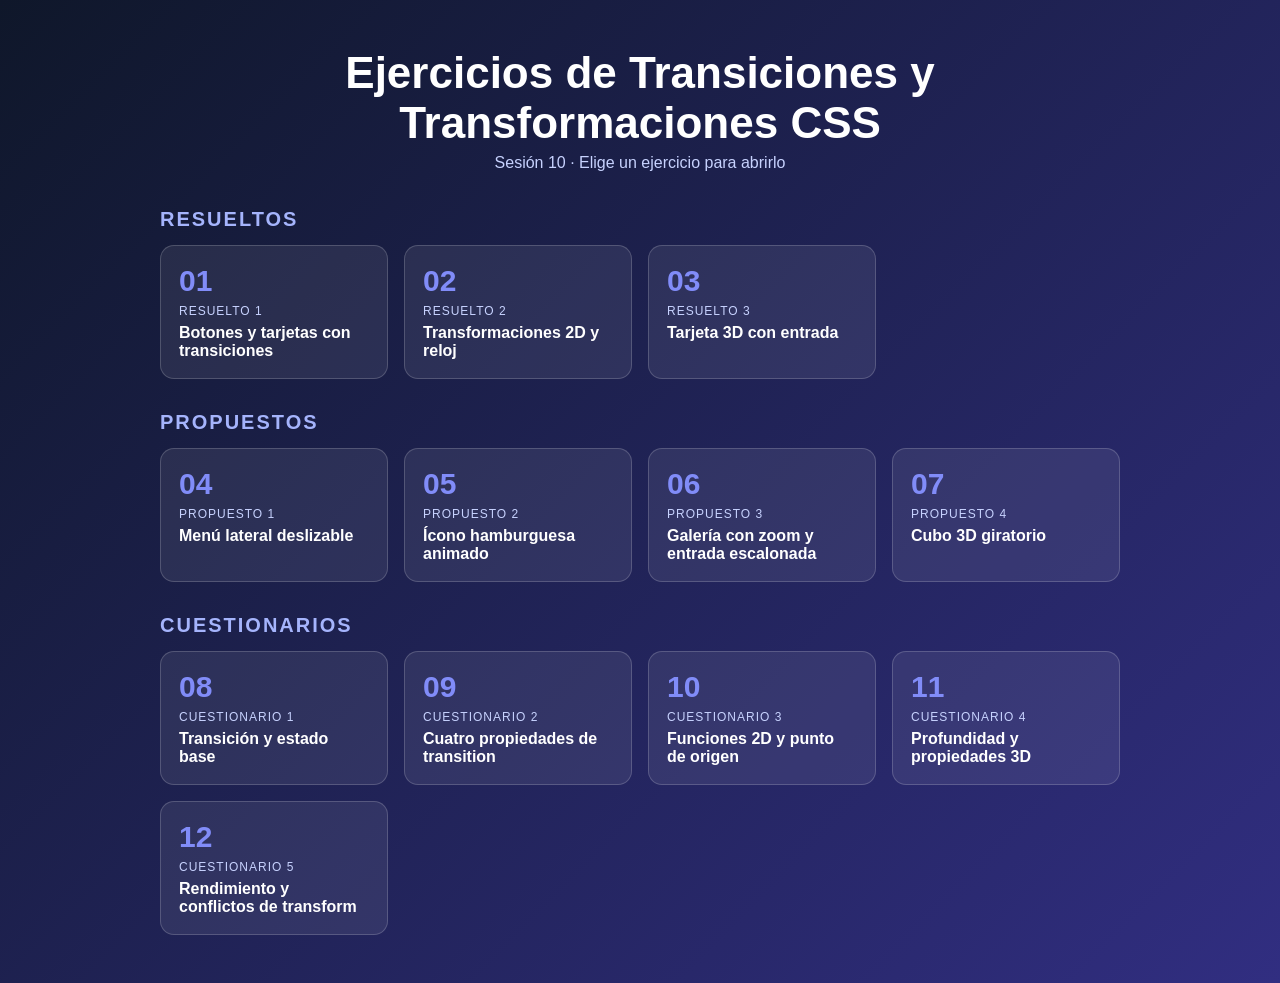
<file: index.html>
<!DOCTYPE html>
<html lang="es"><head><meta charset="UTF-8"><meta name="viewport" content="width=device-width, initial-scale=1.0">
<title>Menú de ejercicios - Sesión 10</title>
<style>
*{box-sizing:border-box}
body{margin:0;background:linear-gradient(135deg,#0f172a,#312e81);min-height:100vh;color:#fff;font-family:Arial,sans-serif}
main{max-width:1000px;margin:0 auto;padding:48px 20px}
h1{text-align:center;font-size:clamp(28px,5vw,44px);margin:0 0 6px}
.sub{text-align:center;color:#c7d2fe;margin:0 0 36px}
h2{color:#a5b4fc;margin:32px 0 14px;font-size:20px;text-transform:uppercase;letter-spacing:2px}
.grid{display:grid;grid-template-columns:repeat(auto-fill,minmax(210px,1fr));gap:16px}
.card{display:flex;flex-direction:column;gap:6px;padding:18px;background:rgba(255,255,255,.08);border:1px solid rgba(255,255,255,.18);border-radius:14px;color:#fff;text-decoration:none;transition:transform .2s ease,background .2s ease,border-color .2s ease}
.card:hover,.card:focus-visible{transform:translateY(-4px);background:rgba(99,102,241,.45);border-color:#a5b4fc}
.num{font-size:30px;font-weight:bold;color:#818cf8}
.tag{font-size:12px;color:#c7d2fe;text-transform:uppercase;letter-spacing:1px}
.name{font-weight:bold}
</style></head><body><main>
<h1>Ejercicios de Transiciones y Transformaciones CSS</h1><p class="sub">Sesión 10 · Elige un ejercicio para abrirlo</p>
<section><h2>Resueltos</h2><div class="grid"><a class="card resuelto" href="Sesion_10_Ejercicios_Resueltos/Ejercicio_01_Resuelto_Transiciones/index.html"><span class="num">01</span><span class="tag">Resuelto 1</span><span class="name">Botones y tarjetas con transiciones</span></a><a class="card resuelto" href="Sesion_10_Ejercicios_Resueltos/Ejercicio_02_Resuelto_Transformaciones_2D/index.html"><span class="num">02</span><span class="tag">Resuelto 2</span><span class="name">Transformaciones 2D y reloj</span></a><a class="card resuelto" href="Sesion_10_Ejercicios_Resueltos/Ejercicio_03_Resuelto_Flip_Card/index.html"><span class="num">03</span><span class="tag">Resuelto 3</span><span class="name">Tarjeta 3D con entrada</span></a></div></section><section><h2>Propuestos</h2><div class="grid"><a class="card propuesto" href="Sesion_10_Ejercicios_Resueltos/Ejercicio_04_Propuesto_Menu_Lateral/index.html"><span class="num">04</span><span class="tag">Propuesto 1</span><span class="name">Menú lateral deslizable</span></a><a class="card propuesto" href="Sesion_10_Ejercicios_Resueltos/Ejercicio_05_Propuesto_Hamburguesa/index.html"><span class="num">05</span><span class="tag">Propuesto 2</span><span class="name">Ícono hamburguesa animado</span></a><a class="card propuesto" href="Sesion_10_Ejercicios_Resueltos/Ejercicio_06_Propuesto_Galeria_Zoom/index.html"><span class="num">06</span><span class="tag">Propuesto 3</span><span class="name">Galería con zoom y entrada escalonada</span></a><a class="card propuesto" href="Sesion_10_Ejercicios_Resueltos/Ejercicio_07_Propuesto_Cubo_3D/index.html"><span class="num">07</span><span class="tag">Propuesto 4</span><span class="name">Cubo 3D giratorio</span></a></div></section><section><h2>Cuestionarios</h2><div class="grid"><a class="card cuestionario" href="Sesion_10_Ejercicios_Resueltos/Ejercicio_08_Cuestionario_01/index.html"><span class="num">08</span><span class="tag">Cuestionario 1</span><span class="name">Transición y estado base</span></a><a class="card cuestionario" href="Sesion_10_Ejercicios_Resueltos/Ejercicio_09_Cuestionario_02/index.html"><span class="num">09</span><span class="tag">Cuestionario 2</span><span class="name">Cuatro propiedades de transition</span></a><a class="card cuestionario" href="Sesion_10_Ejercicios_Resueltos/Ejercicio_10_Cuestionario_03/index.html"><span class="num">10</span><span class="tag">Cuestionario 3</span><span class="name">Funciones 2D y punto de origen</span></a><a class="card cuestionario" href="Sesion_10_Ejercicios_Resueltos/Ejercicio_11_Cuestionario_04/index.html"><span class="num">11</span><span class="tag">Cuestionario 4</span><span class="name">Profundidad y propiedades 3D</span></a><a class="card cuestionario" href="Sesion_10_Ejercicios_Resueltos/Ejercicio_12_Cuestionario_05/index.html"><span class="num">12</span><span class="tag">Cuestionario 5</span><span class="name">Rendimiento y conflictos de transform</span></a></div></section>
</main></body></html>
</file>
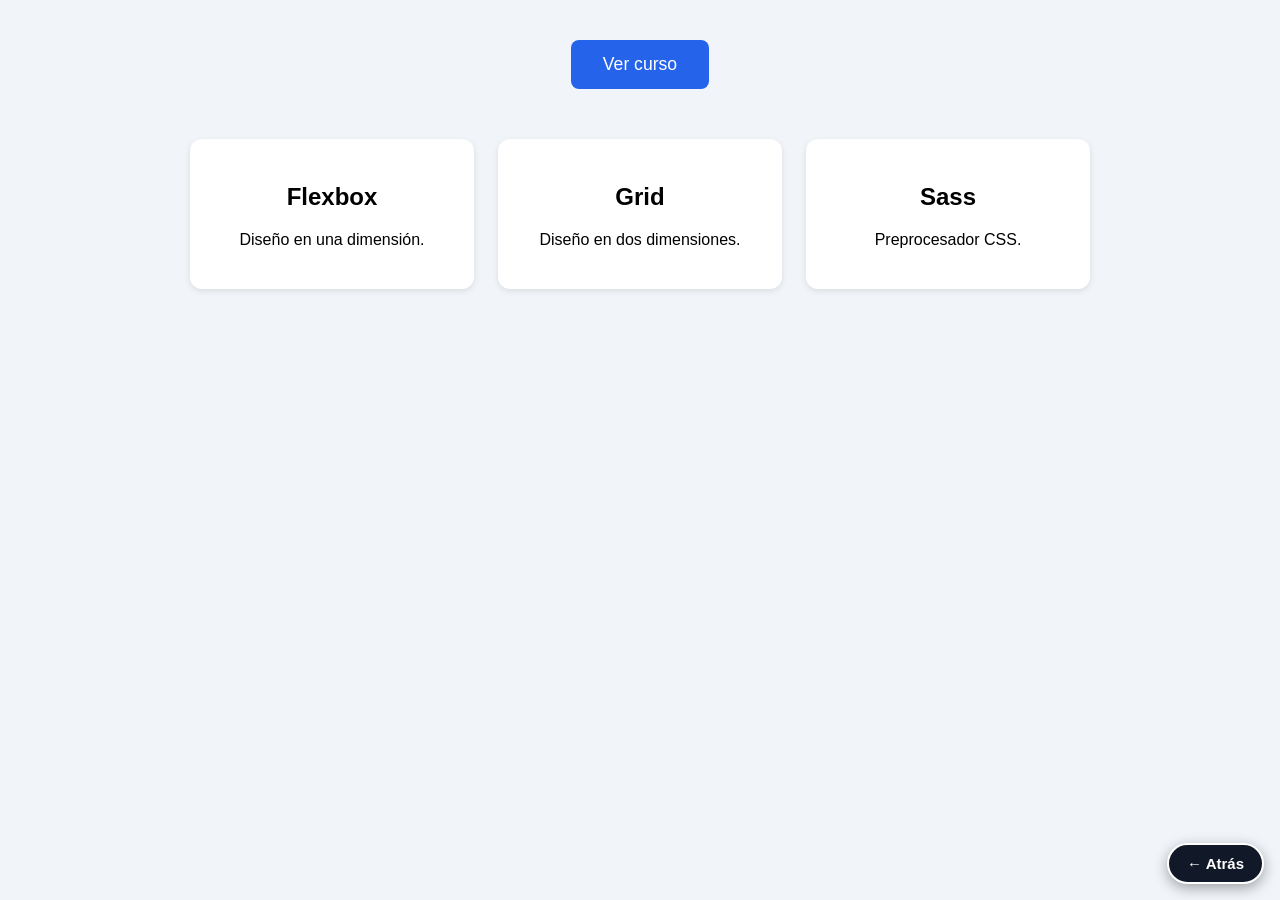
<file: Sesion_10_Ejercicios_Resueltos/Ejercicio_01_Resuelto_Transiciones/index.html>
<!DOCTYPE html>
<html lang="es">
<head>
  <meta charset="UTF-8">
  <meta name="viewport" content="width=device-width, initial-scale=1.0">
  <title>Resuelto 1: Botones y tarjetas con transiciones</title>
  <link rel="stylesheet" href="styles.css">

<style id="btn-atras-css">
.btn-atras{position:fixed;right:16px;bottom:16px;z-index:99999;display:inline-flex;align-items:center;gap:8px;padding:10px 18px;background:#111827;color:#fff;font:700 15px Arial,sans-serif;text-decoration:none;border-radius:999px;box-shadow:0 4px 14px rgba(0,0,0,.35);border:2px solid #fff;transition:transform .2s ease,background .2s ease}
.btn-atras:hover,.btn-atras:focus-visible{background:#4f46e5;transform:translateX(3px)}
</style>
</head>
<body>
  <button class="boton" type="button">Ver curso</button>
  <section class="galeria" aria-label="Tecnologías de diseño web">
    <article class="tarjeta" tabindex="0"><h2>Flexbox</h2><p>Diseño en una dimensión.</p></article>
    <article class="tarjeta" tabindex="0"><h2>Grid</h2><p>Diseño en dos dimensiones.</p></article>
    <article class="tarjeta" tabindex="0"><h2>Sass</h2><p>Preprocesador CSS.</p></article>
  </section>
<a class="btn-atras" href="../../index.html">&#8592; Atrás</a>
</body>
</html>
</file>
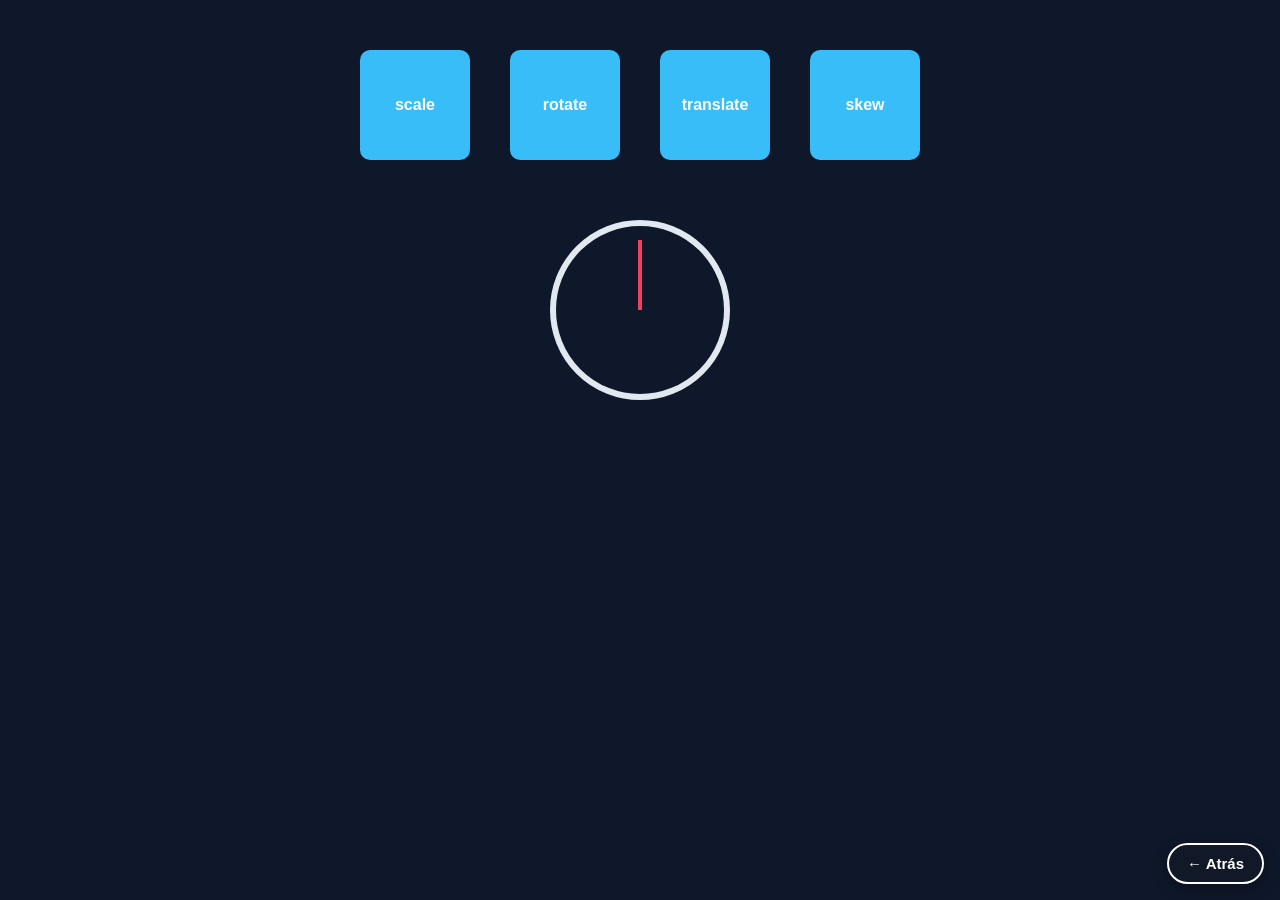
<file: Sesion_10_Ejercicios_Resueltos/Ejercicio_02_Resuelto_Transformaciones_2D/index.html>
<!DOCTYPE html>
<html lang="es">
<head>
  <meta charset="UTF-8">
  <meta name="viewport" content="width=device-width, initial-scale=1.0">
  <title>Resuelto 2: Transformaciones 2D y reloj</title>
  <link rel="stylesheet" href="styles.css">

<style id="btn-atras-css">
.btn-atras{position:fixed;right:16px;bottom:16px;z-index:99999;display:inline-flex;align-items:center;gap:8px;padding:10px 18px;background:#111827;color:#fff;font:700 15px Arial,sans-serif;text-decoration:none;border-radius:999px;box-shadow:0 4px 14px rgba(0,0,0,.35);border:2px solid #fff;transition:transform .2s ease,background .2s ease}
.btn-atras:hover,.btn-atras:focus-visible{background:#4f46e5;transform:translateX(3px)}
</style>
</head>
<body>
  <div class="fila" aria-label="Ejemplos de transformaciones">
    <div class="caja escala" tabindex="0">scale</div>
    <div class="caja rota" tabindex="0">rotate</div>
    <div class="caja mueve" tabindex="0">translate</div>
    <div class="caja inclina" tabindex="0">skew</div>
  </div>
  <div class="reloj" tabindex="0" role="img" aria-label="Reloj de demostración: enfoca o pasa el cursor para girar la aguja">
    <div class="aguja"></div>
  </div>
<a class="btn-atras" href="../../index.html">&#8592; Atrás</a>
</body>
</html>
</file>
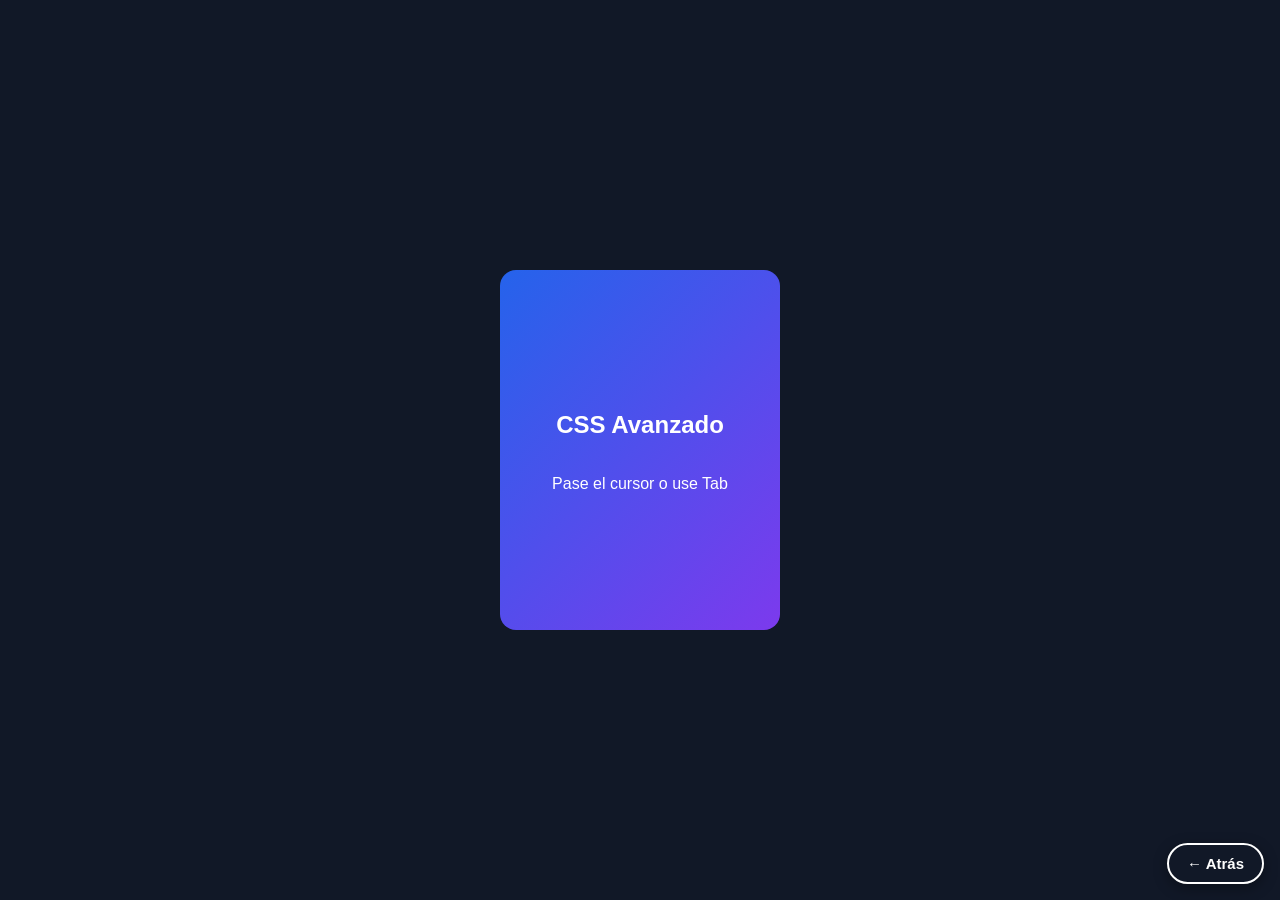
<file: Sesion_10_Ejercicios_Resueltos/Ejercicio_03_Resuelto_Flip_Card/index.html>
<!DOCTYPE html>
<html lang="es">
<head>
  <meta charset="UTF-8">
  <meta name="viewport" content="width=device-width, initial-scale=1.0">
  <title>Resuelto 3: Tarjeta 3D con entrada</title>
  <link rel="stylesheet" href="styles.css">

<style id="btn-atras-css">
.btn-atras{position:fixed;right:16px;bottom:16px;z-index:99999;display:inline-flex;align-items:center;gap:8px;padding:10px 18px;background:#111827;color:#fff;font:700 15px Arial,sans-serif;text-decoration:none;border-radius:999px;box-shadow:0 4px 14px rgba(0,0,0,.35);border:2px solid #fff;transition:transform .2s ease,background .2s ease}
.btn-atras:hover,.btn-atras:focus-visible{background:#4f46e5;transform:translateX(3px)}
</style>
</head>
<body>
  <div class="escena" tabindex="0" role="group" aria-label="Tarjeta de CSS Avanzado: enfoca o pasa el cursor para ver Unidad 3">
    <div class="tarjeta">
      <div class="cara frente"><h2>CSS Avanzado</h2><p>Pase el cursor o use Tab</p></div>
      <div class="cara reverso"><h2>Unidad 3</h2><p>Animaciones, transiciones y transformaciones.</p></div>
    </div>
  </div>
<a class="btn-atras" href="../../index.html">&#8592; Atrás</a>
</body>
</html>
</file>
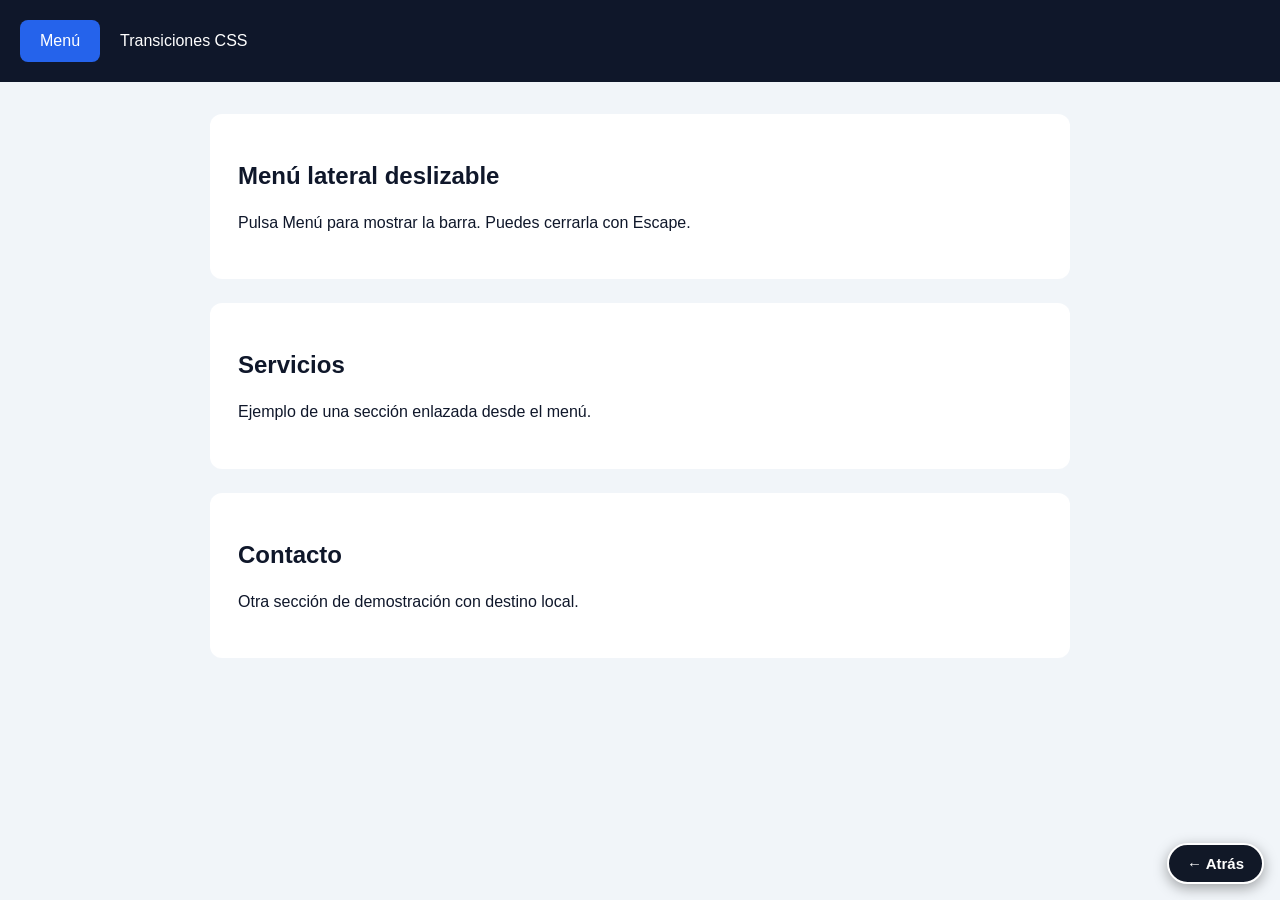
<file: Sesion_10_Ejercicios_Resueltos/Ejercicio_04_Propuesto_Menu_Lateral/index.html>
<!DOCTYPE html>
<html lang="es">
<head>
  <meta charset="UTF-8">
  <meta name="viewport" content="width=device-width, initial-scale=1.0">
  <title>Propuesto 1: Menú lateral deslizable</title>
  <link rel="stylesheet" href="styles.css">
  <script src="script.js" defer></script>
<style id="btn-atras-css">
.btn-atras{position:fixed;right:16px;bottom:16px;z-index:99999;display:inline-flex;align-items:center;gap:8px;padding:10px 18px;background:#111827;color:#fff;font:700 15px Arial,sans-serif;text-decoration:none;border-radius:999px;box-shadow:0 4px 14px rgba(0,0,0,.35);border:2px solid #fff;transition:transform .2s ease,background .2s ease}
.btn-atras:hover,.btn-atras:focus-visible{background:#4f46e5;transform:translateX(3px)}
</style>
</head>
<body>
  <header><button id="abrir" type="button" aria-controls="lateral" aria-expanded="false">Menú</button><span>Transiciones CSS</span></header>
  <nav id="lateral" class="lateral" aria-label="Menú lateral" aria-hidden="true" inert>
    <button id="cerrar" type="button">Cerrar menú</button>
    <a href="#inicio">Inicio</a><a href="#servicios">Servicios</a><a href="#contacto">Contacto</a>
  </nav>
  <main>
    <section id="inicio"><h1>Menú lateral deslizable</h1><p>Pulsa Menú para mostrar la barra. Puedes cerrarla con Escape.</p></section>
    <section id="servicios"><h2>Servicios</h2><p>Ejemplo de una sección enlazada desde el menú.</p></section>
    <section id="contacto"><h2>Contacto</h2><p>Otra sección de demostración con destino local.</p></section>
  </main>
<a class="btn-atras" href="../../index.html">&#8592; Atrás</a>
</body>
</html>
</file>
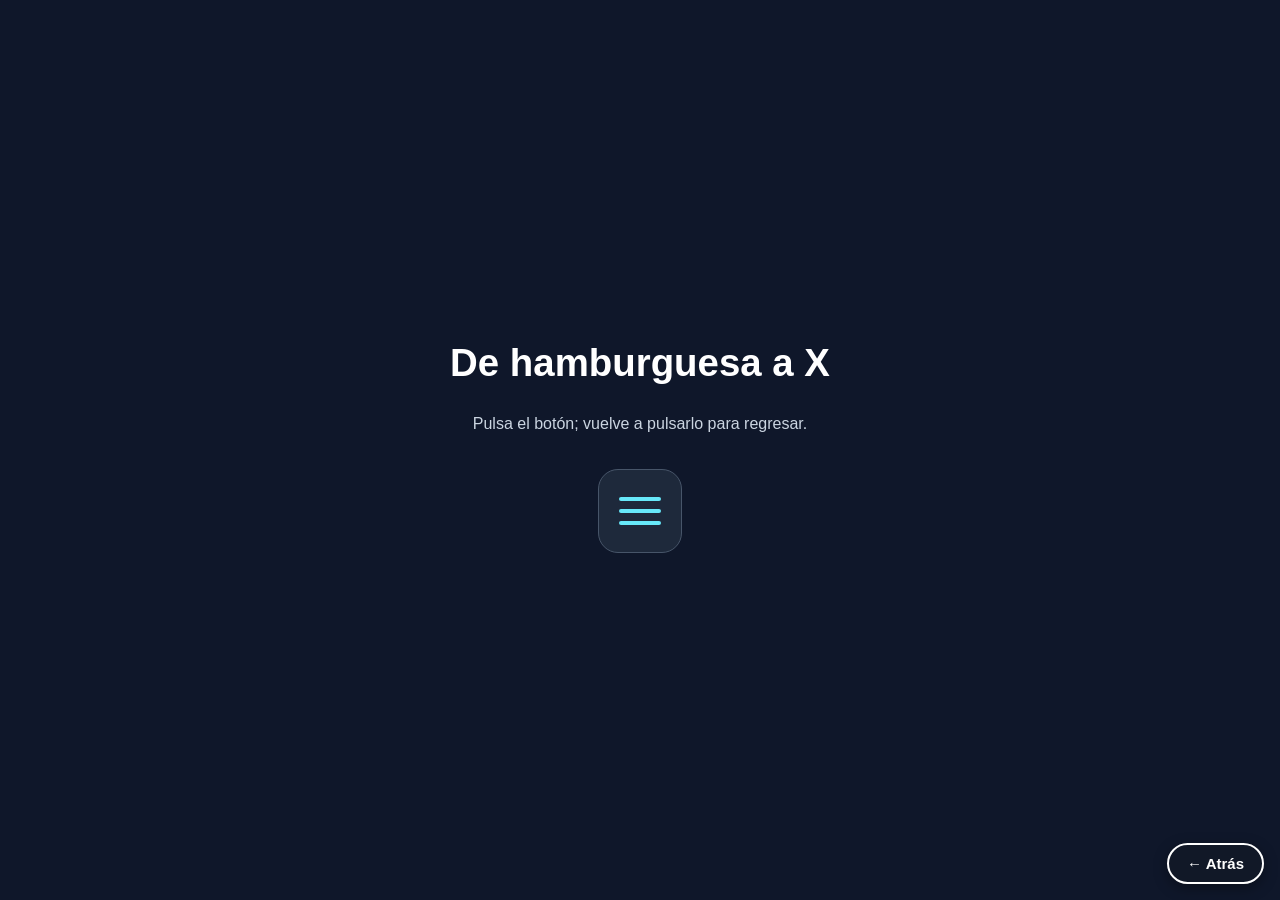
<file: Sesion_10_Ejercicios_Resueltos/Ejercicio_05_Propuesto_Hamburguesa/index.html>
<!DOCTYPE html>
<html lang="es">
<head>
  <meta charset="UTF-8">
  <meta name="viewport" content="width=device-width, initial-scale=1.0">
  <title>Propuesto 2: Ícono hamburguesa animado</title>
  <link rel="stylesheet" href="styles.css">
  <script src="script.js" defer></script>
<style id="btn-atras-css">
.btn-atras{position:fixed;right:16px;bottom:16px;z-index:99999;display:inline-flex;align-items:center;gap:8px;padding:10px 18px;background:#111827;color:#fff;font:700 15px Arial,sans-serif;text-decoration:none;border-radius:999px;box-shadow:0 4px 14px rgba(0,0,0,.35);border:2px solid #fff;transition:transform .2s ease,background .2s ease}
.btn-atras:hover,.btn-atras:focus-visible{background:#4f46e5;transform:translateX(3px)}
</style>
</head>
<body>
  <main>
    <h1>De hamburguesa a X</h1>
    <p>Pulsa el botón; vuelve a pulsarlo para regresar.</p>
    <button class="hamburguesa" type="button" aria-label="Activar forma X" aria-pressed="false">
      <span></span><span></span><span></span>
    </button>
  </main>
<a class="btn-atras" href="../../index.html">&#8592; Atrás</a>
</body>
</html>
</file>
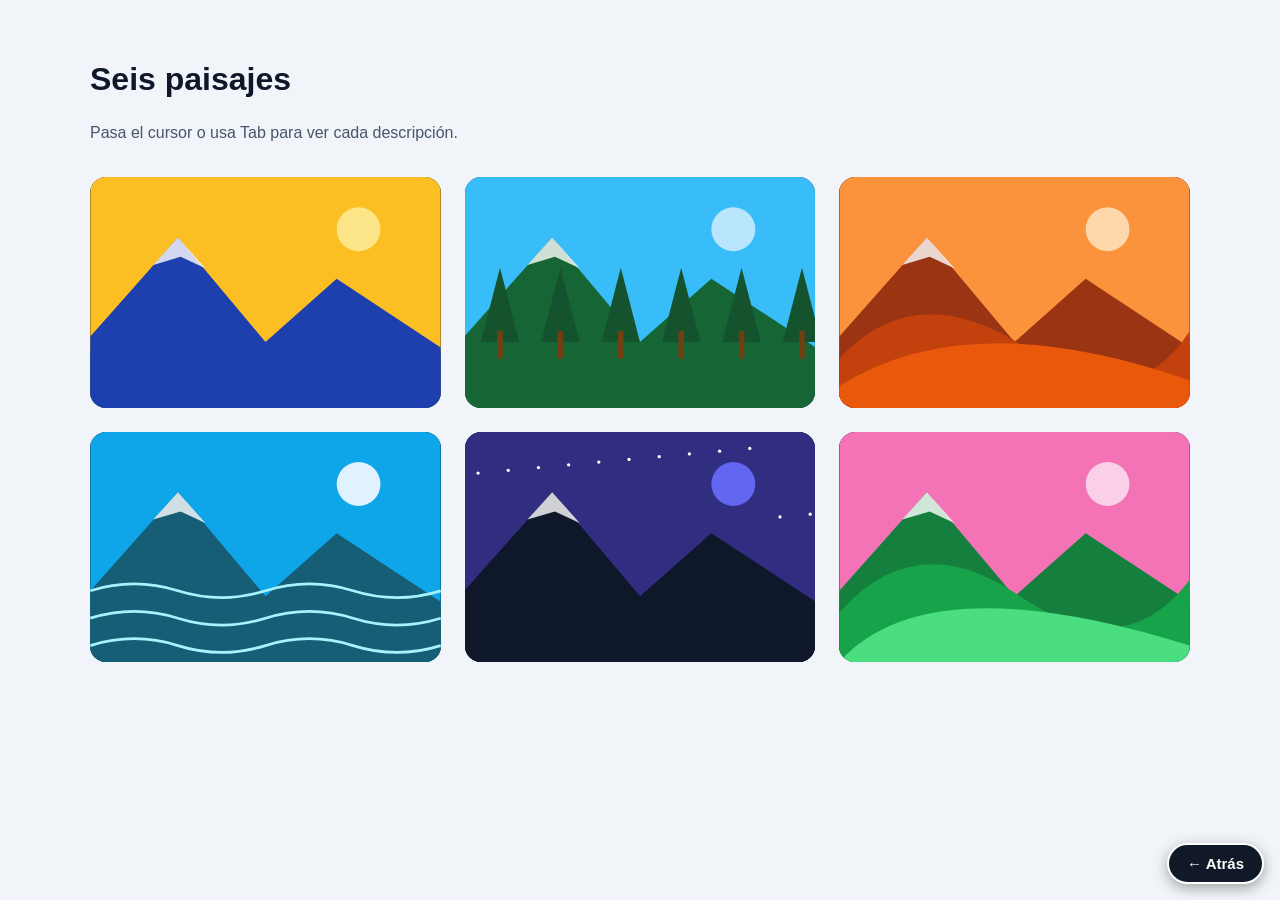
<file: Sesion_10_Ejercicios_Resueltos/Ejercicio_06_Propuesto_Galeria_Zoom/index.html>
<!DOCTYPE html>
<html lang="es">
<head>
  <meta charset="UTF-8">
  <meta name="viewport" content="width=device-width, initial-scale=1.0">
  <title>Propuesto 3: Galería con zoom y entrada escalonada</title>
  <link rel="stylesheet" href="styles.css">

<style id="btn-atras-css">
.btn-atras{position:fixed;right:16px;bottom:16px;z-index:99999;display:inline-flex;align-items:center;gap:8px;padding:10px 18px;background:#111827;color:#fff;font:700 15px Arial,sans-serif;text-decoration:none;border-radius:999px;box-shadow:0 4px 14px rgba(0,0,0,.35);border:2px solid #fff;transition:transform .2s ease,background .2s ease}
.btn-atras:hover,.btn-atras:focus-visible{background:#4f46e5;transform:translateX(3px)}
</style>
</head>
<body>
  <main><header><h1>Seis paisajes</h1><p>Pasa el cursor o usa Tab para ver cada descripción.</p></header>
  <div class="galeria">
    <figure class="entrada" tabindex="0">
      <div class="marco"><img src="imagenes/paisaje_01.svg" alt="Ilustración: cumbres al amanecer" width="640" height="420"><figcaption><h2>Montañas</h2><p>Cumbres al amanecer.</p></figcaption></div>
    </figure>
    <figure class="entrada" tabindex="0">
      <div class="marco"><img src="imagenes/paisaje_02.svg" alt="Ilustración: bosque junto al lago" width="640" height="420"><figcaption><h2>Bosque</h2><p>Bosque junto al lago.</p></figcaption></div>
    </figure>
    <figure class="entrada" tabindex="0">
      <div class="marco"><img src="imagenes/paisaje_03.svg" alt="Ilustración: dunas bajo el sol" width="640" height="420"><figcaption><h2>Desierto</h2><p>Dunas bajo el sol.</p></figcaption></div>
    </figure>
    <figure class="entrada" tabindex="0">
      <div class="marco"><img src="imagenes/paisaje_04.svg" alt="Ilustración: olas y horizonte" width="640" height="420"><figcaption><h2>Océano</h2><p>Olas y horizonte.</p></figcaption></div>
    </figure>
    <figure class="entrada" tabindex="0">
      <div class="marco"><img src="imagenes/paisaje_05.svg" alt="Ilustración: montañas bajo las estrellas" width="640" height="420"><figcaption><h2>Noche</h2><p>Montañas bajo las estrellas.</p></figcaption></div>
    </figure>
    <figure class="entrada" tabindex="0">
      <div class="marco"><img src="imagenes/paisaje_06.svg" alt="Ilustración: campos verdes al atardecer" width="640" height="420"><figcaption><h2>Colinas</h2><p>Campos verdes al atardecer.</p></figcaption></div>
    </figure>
  </div></main>
<a class="btn-atras" href="../../index.html">&#8592; Atrás</a>
</body>
</html>
</file>
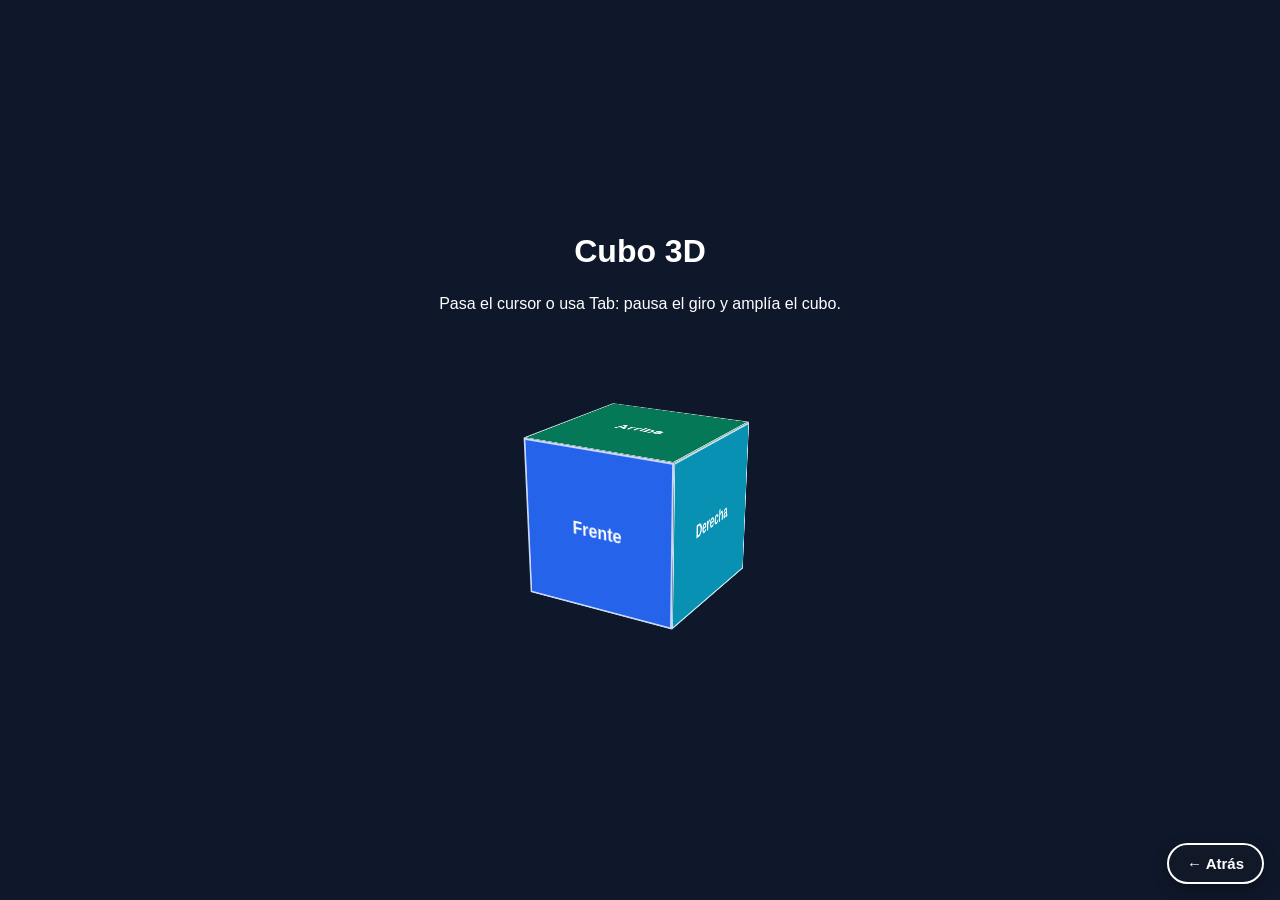
<file: Sesion_10_Ejercicios_Resueltos/Ejercicio_07_Propuesto_Cubo_3D/index.html>
<!DOCTYPE html>
<html lang="es">
<head>
  <meta charset="UTF-8">
  <meta name="viewport" content="width=device-width, initial-scale=1.0">
  <title>Propuesto 4: Cubo 3D giratorio</title>
  <link rel="stylesheet" href="styles.css">

<style id="btn-atras-css">
.btn-atras{position:fixed;right:16px;bottom:16px;z-index:99999;display:inline-flex;align-items:center;gap:8px;padding:10px 18px;background:#111827;color:#fff;font:700 15px Arial,sans-serif;text-decoration:none;border-radius:999px;box-shadow:0 4px 14px rgba(0,0,0,.35);border:2px solid #fff;transition:transform .2s ease,background .2s ease}
.btn-atras:hover,.btn-atras:focus-visible{background:#4f46e5;transform:translateX(3px)}
</style>
</head>
<body>
  <main><h1>Cubo 3D</h1><p>Pasa el cursor o usa Tab: pausa el giro y amplía el cubo.</p>
    <div class="escena" tabindex="0" role="img" aria-label="Cubo giratorio de seis caras; enfócalo para pausar y ampliar">
      <div class="zoom"><div class="cubo">
        <div class="cara frente">Frente</div><div class="cara atras">Atrás</div>
        <div class="cara derecha">Derecha</div><div class="cara izquierda">Izquierda</div>
        <div class="cara arriba">Arriba</div><div class="cara abajo">Abajo</div>
      </div></div>
    </div>
  </main>
<a class="btn-atras" href="../../index.html">&#8592; Atrás</a>
</body>
</html>
</file>
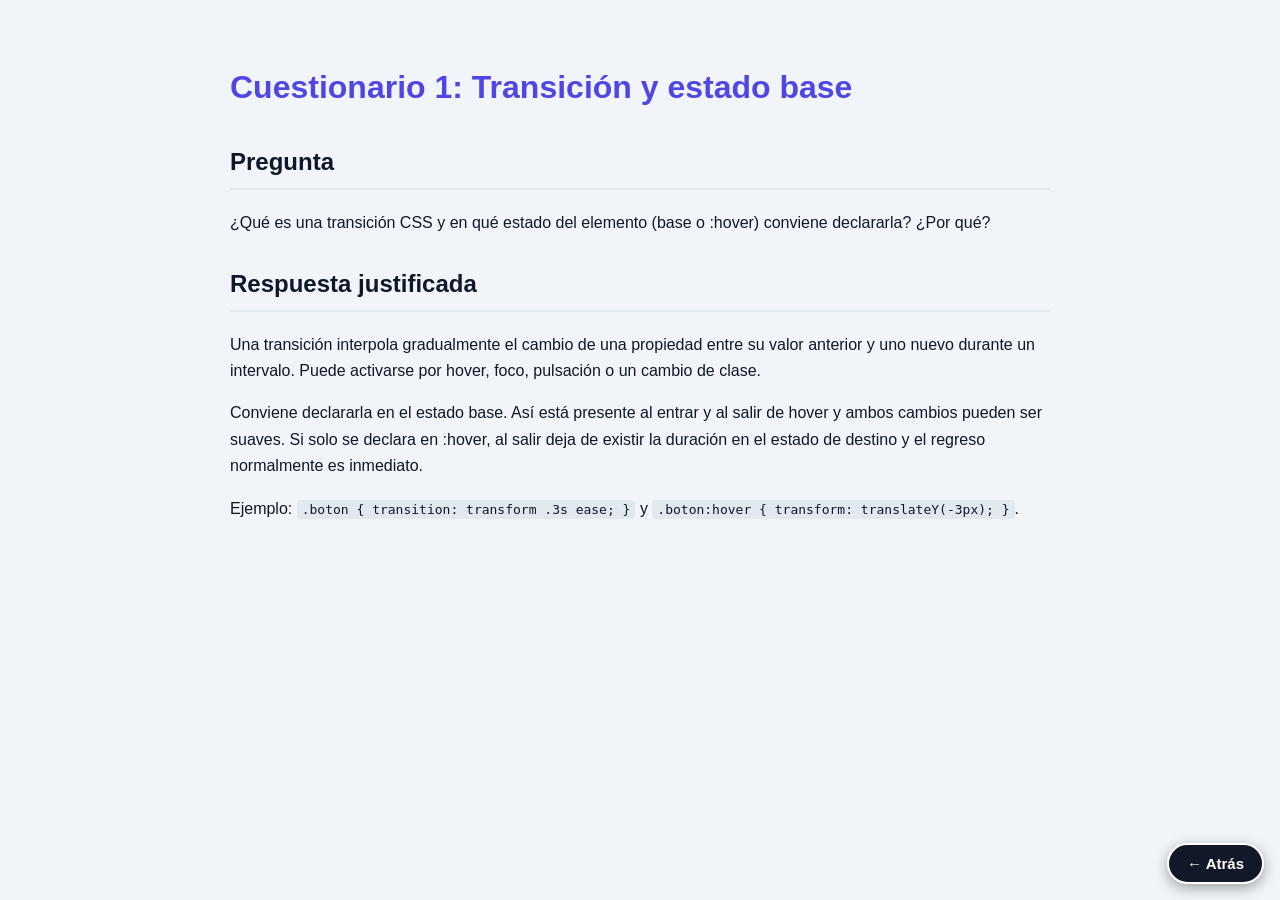
<file: Sesion_10_Ejercicios_Resueltos/Ejercicio_08_Cuestionario_01/index.html>
<!DOCTYPE html>
<html lang="es"><head><meta charset="UTF-8"><meta name="viewport" content="width=device-width, initial-scale=1.0">
<title>Cuestionario 1: Transición y estado base</title>
<style>body{margin:0;background:#f1f5f9;color:#0f172a;font-family:Arial,sans-serif;line-height:1.65}
main{max-width:820px;margin:0 auto;padding:40px 20px 90px}
h1{color:#4f46e5}h2{margin-top:28px;border-bottom:2px solid #e2e8f0;padding-bottom:6px}
code{background:#e2e8f0;padding:2px 5px;border-radius:4px}pre{background:#0f172a;color:#e2e8f0;padding:16px;border-radius:10px;overflow:auto}pre code{background:none;padding:0}</style>
<style id="btn-atras-css">
.btn-atras{position:fixed;right:16px;bottom:16px;z-index:99999;display:inline-flex;align-items:center;gap:8px;padding:10px 18px;background:#111827;color:#fff;font:700 15px Arial,sans-serif;text-decoration:none;border-radius:999px;box-shadow:0 4px 14px rgba(0,0,0,.35);border:2px solid #fff;transition:transform .2s ease,background .2s ease}
.btn-atras:hover,.btn-atras:focus-visible{background:#4f46e5;transform:translateX(3px)}
</style></head><body><main><h1>Cuestionario 1: Transición y estado base</h1>
<h2>Pregunta</h2>
<p>¿Qué es una transición CSS y en qué estado del elemento (base o :hover) conviene declararla? ¿Por qué?</p>
<h2>Respuesta justificada</h2>
<p>Una transición interpola gradualmente el cambio de una propiedad entre su valor anterior y uno nuevo durante un intervalo. Puede activarse por hover, foco, pulsación o un cambio de clase.</p>
<p>Conviene declararla en el estado base. Así está presente al entrar y al salir de hover y ambos cambios pueden ser suaves. Si solo se declara en :hover, al salir deja de existir la duración en el estado de destino y el regreso normalmente es inmediato.</p>
<p>Ejemplo: <code>.boton { transition: transform .3s ease; }</code> y <code>.boton:hover { transform: translateY(-3px); }</code>.</p></main><a class="btn-atras" href="../../index.html">&#8592; Atrás</a></body></html>
</file>
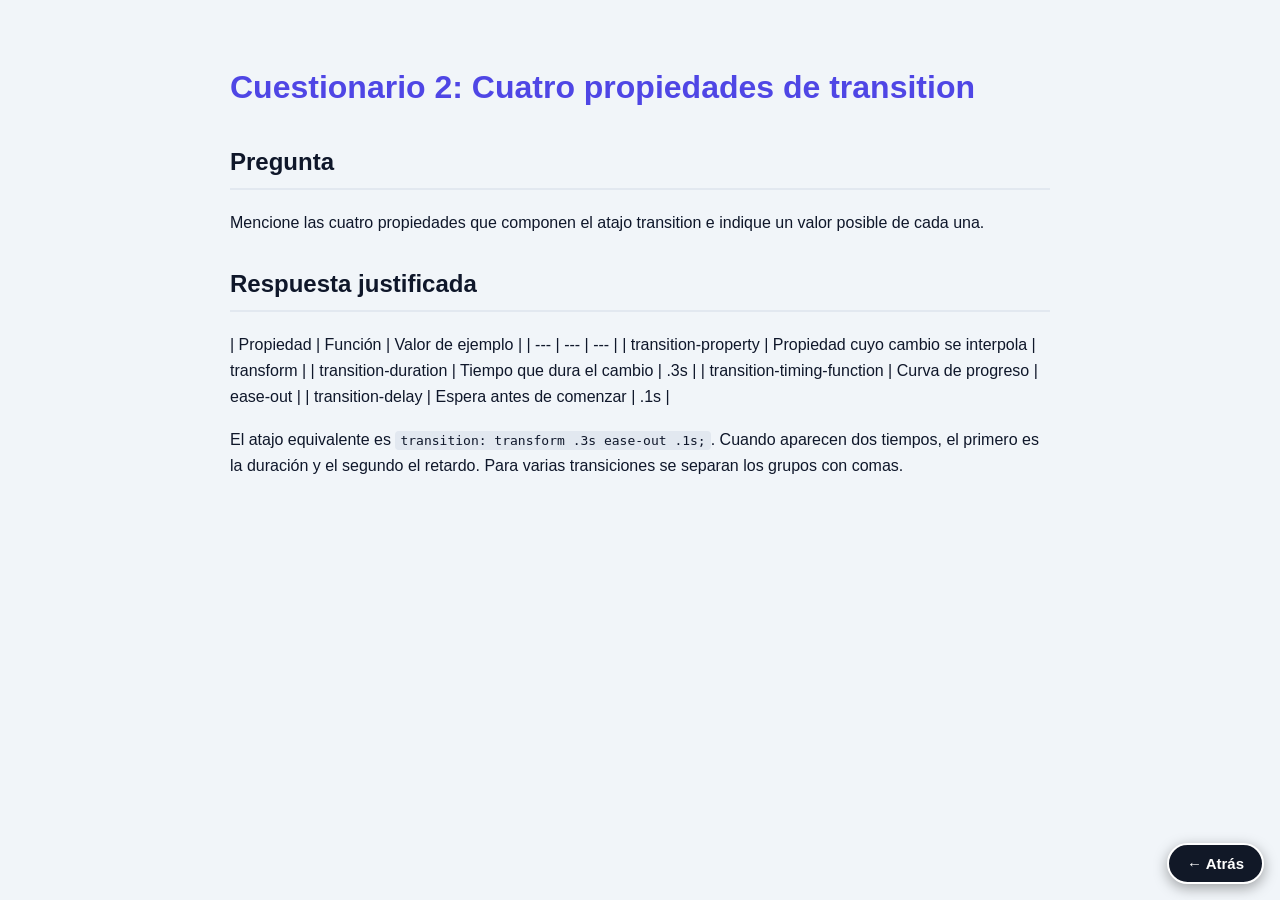
<file: Sesion_10_Ejercicios_Resueltos/Ejercicio_09_Cuestionario_02/index.html>
<!DOCTYPE html>
<html lang="es"><head><meta charset="UTF-8"><meta name="viewport" content="width=device-width, initial-scale=1.0">
<title>Cuestionario 2: Cuatro propiedades de transition</title>
<style>body{margin:0;background:#f1f5f9;color:#0f172a;font-family:Arial,sans-serif;line-height:1.65}
main{max-width:820px;margin:0 auto;padding:40px 20px 90px}
h1{color:#4f46e5}h2{margin-top:28px;border-bottom:2px solid #e2e8f0;padding-bottom:6px}
code{background:#e2e8f0;padding:2px 5px;border-radius:4px}pre{background:#0f172a;color:#e2e8f0;padding:16px;border-radius:10px;overflow:auto}pre code{background:none;padding:0}</style>
<style id="btn-atras-css">
.btn-atras{position:fixed;right:16px;bottom:16px;z-index:99999;display:inline-flex;align-items:center;gap:8px;padding:10px 18px;background:#111827;color:#fff;font:700 15px Arial,sans-serif;text-decoration:none;border-radius:999px;box-shadow:0 4px 14px rgba(0,0,0,.35);border:2px solid #fff;transition:transform .2s ease,background .2s ease}
.btn-atras:hover,.btn-atras:focus-visible{background:#4f46e5;transform:translateX(3px)}
</style></head><body><main><h1>Cuestionario 2: Cuatro propiedades de transition</h1>
<h2>Pregunta</h2>
<p>Mencione las cuatro propiedades que componen el atajo transition e indique un valor posible de cada una.</p>
<h2>Respuesta justificada</h2>
<p>| Propiedad | Función | Valor de ejemplo |
| --- | --- | --- |
| transition-property | Propiedad cuyo cambio se interpola | transform |
| transition-duration | Tiempo que dura el cambio | .3s |
| transition-timing-function | Curva de progreso | ease-out |
| transition-delay | Espera antes de comenzar | .1s |</p>
<p>El atajo equivalente es <code>transition: transform .3s ease-out .1s;</code>. Cuando aparecen dos tiempos, el primero es la duración y el segundo el retardo. Para varias transiciones se separan los grupos con comas.</p></main><a class="btn-atras" href="../../index.html">&#8592; Atrás</a></body></html>
</file>
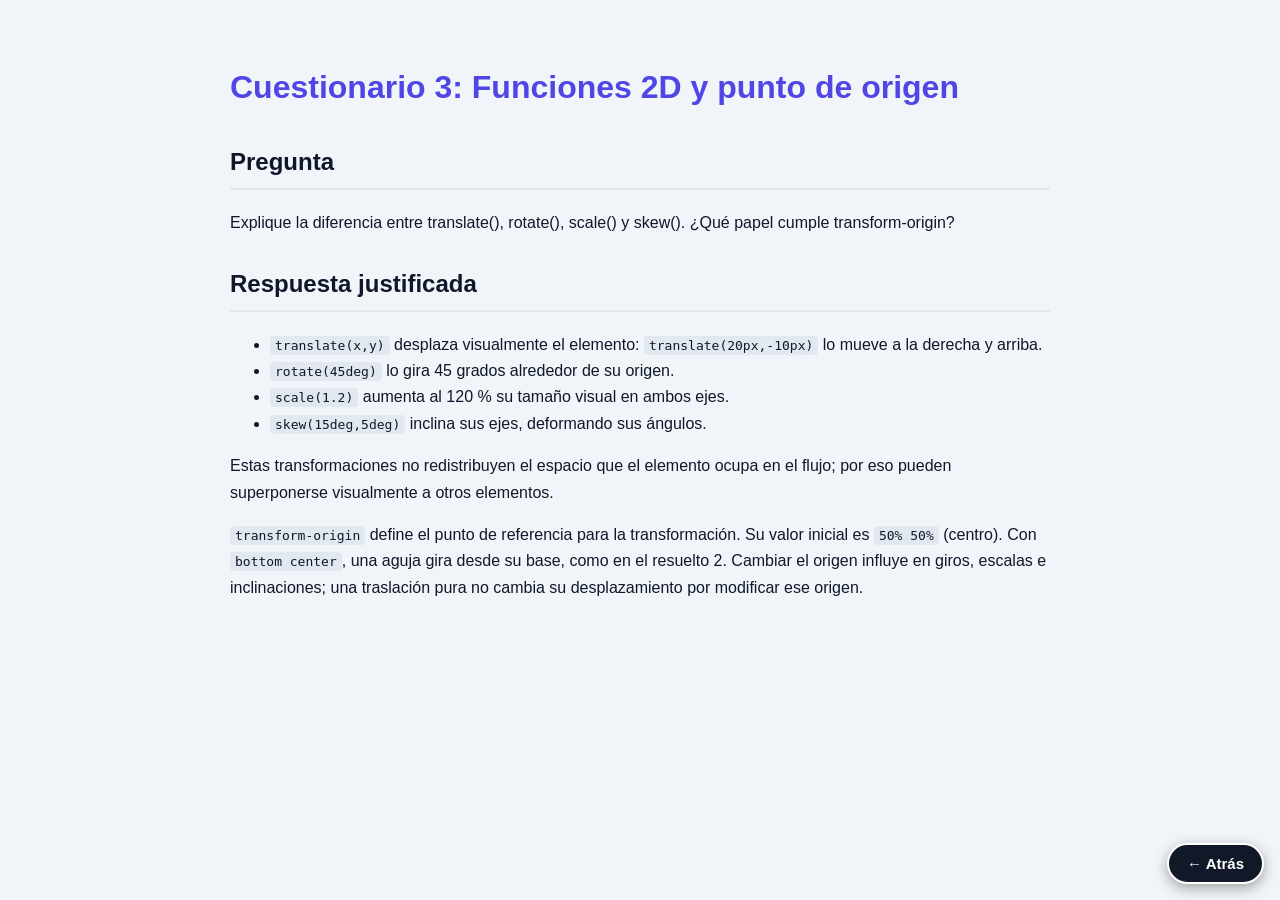
<file: Sesion_10_Ejercicios_Resueltos/Ejercicio_10_Cuestionario_03/index.html>
<!DOCTYPE html>
<html lang="es"><head><meta charset="UTF-8"><meta name="viewport" content="width=device-width, initial-scale=1.0">
<title>Cuestionario 3: Funciones 2D y punto de origen</title>
<style>body{margin:0;background:#f1f5f9;color:#0f172a;font-family:Arial,sans-serif;line-height:1.65}
main{max-width:820px;margin:0 auto;padding:40px 20px 90px}
h1{color:#4f46e5}h2{margin-top:28px;border-bottom:2px solid #e2e8f0;padding-bottom:6px}
code{background:#e2e8f0;padding:2px 5px;border-radius:4px}pre{background:#0f172a;color:#e2e8f0;padding:16px;border-radius:10px;overflow:auto}pre code{background:none;padding:0}</style>
<style id="btn-atras-css">
.btn-atras{position:fixed;right:16px;bottom:16px;z-index:99999;display:inline-flex;align-items:center;gap:8px;padding:10px 18px;background:#111827;color:#fff;font:700 15px Arial,sans-serif;text-decoration:none;border-radius:999px;box-shadow:0 4px 14px rgba(0,0,0,.35);border:2px solid #fff;transition:transform .2s ease,background .2s ease}
.btn-atras:hover,.btn-atras:focus-visible{background:#4f46e5;transform:translateX(3px)}
</style></head><body><main><h1>Cuestionario 3: Funciones 2D y punto de origen</h1>
<h2>Pregunta</h2>
<p>Explique la diferencia entre translate(), rotate(), scale() y skew(). ¿Qué papel cumple transform-origin?</p>
<h2>Respuesta justificada</h2>
<ul>
<li><code>translate(x,y)</code> desplaza visualmente el elemento: <code>translate(20px,-10px)</code> lo mueve a la derecha y arriba.</li>
<li><code>rotate(45deg)</code> lo gira 45 grados alrededor de su origen.</li>
<li><code>scale(1.2)</code> aumenta al 120 % su tamaño visual en ambos ejes.</li>
<li><code>skew(15deg,5deg)</code> inclina sus ejes, deformando sus ángulos.</li>
</ul>
<p>Estas transformaciones no redistribuyen el espacio que el elemento ocupa en el flujo; por eso pueden superponerse visualmente a otros elementos.</p>
<p><code>transform-origin</code> define el punto de referencia para la transformación. Su valor inicial es <code>50% 50%</code> (centro). Con <code>bottom center</code>, una aguja gira desde su base, como en el resuelto 2. Cambiar el origen influye en giros, escalas e inclinaciones; una traslación pura no cambia su desplazamiento por modificar ese origen.</p></main><a class="btn-atras" href="../../index.html">&#8592; Atrás</a></body></html>
</file>
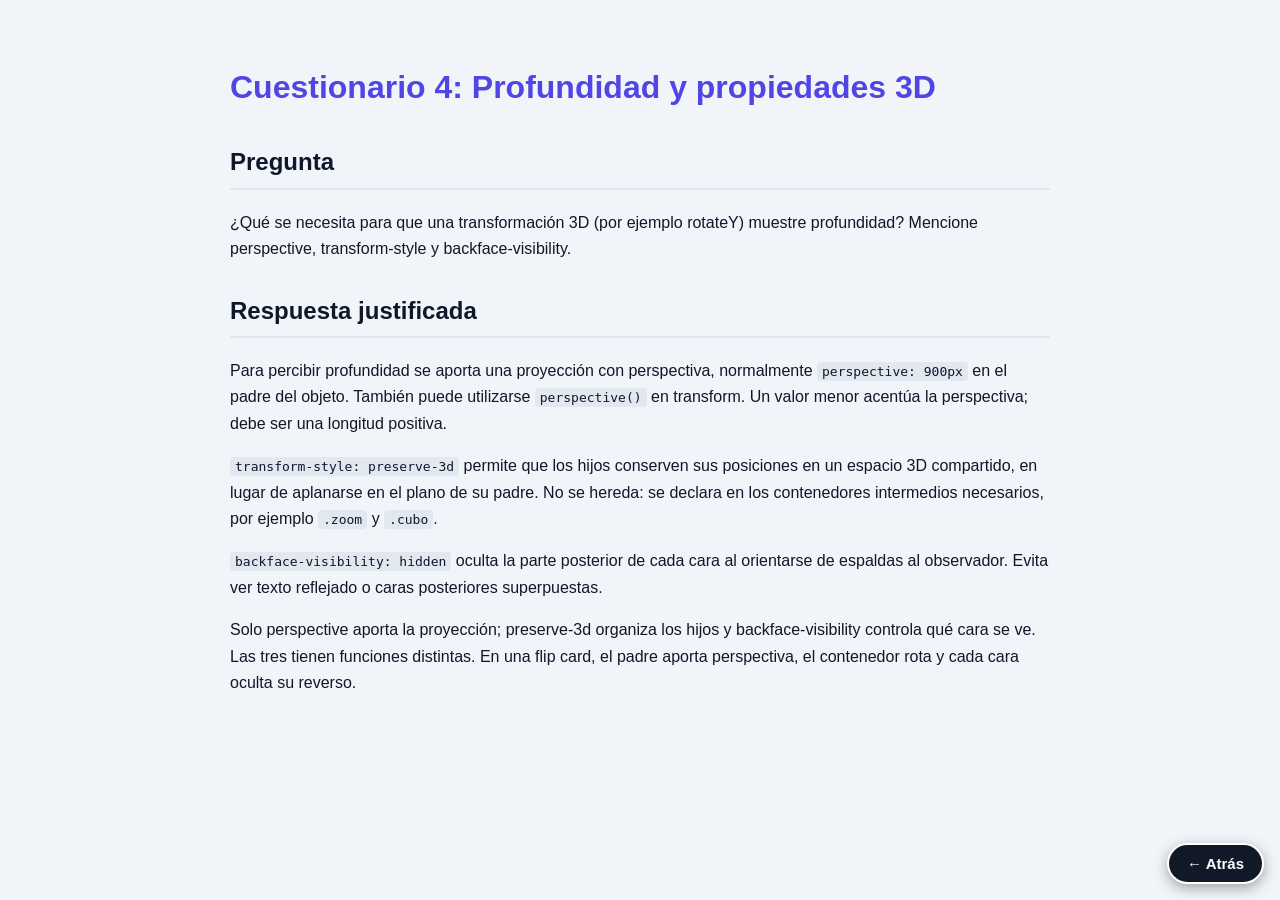
<file: Sesion_10_Ejercicios_Resueltos/Ejercicio_11_Cuestionario_04/index.html>
<!DOCTYPE html>
<html lang="es"><head><meta charset="UTF-8"><meta name="viewport" content="width=device-width, initial-scale=1.0">
<title>Cuestionario 4: Profundidad y propiedades 3D</title>
<style>body{margin:0;background:#f1f5f9;color:#0f172a;font-family:Arial,sans-serif;line-height:1.65}
main{max-width:820px;margin:0 auto;padding:40px 20px 90px}
h1{color:#4f46e5}h2{margin-top:28px;border-bottom:2px solid #e2e8f0;padding-bottom:6px}
code{background:#e2e8f0;padding:2px 5px;border-radius:4px}pre{background:#0f172a;color:#e2e8f0;padding:16px;border-radius:10px;overflow:auto}pre code{background:none;padding:0}</style>
<style id="btn-atras-css">
.btn-atras{position:fixed;right:16px;bottom:16px;z-index:99999;display:inline-flex;align-items:center;gap:8px;padding:10px 18px;background:#111827;color:#fff;font:700 15px Arial,sans-serif;text-decoration:none;border-radius:999px;box-shadow:0 4px 14px rgba(0,0,0,.35);border:2px solid #fff;transition:transform .2s ease,background .2s ease}
.btn-atras:hover,.btn-atras:focus-visible{background:#4f46e5;transform:translateX(3px)}
</style></head><body><main><h1>Cuestionario 4: Profundidad y propiedades 3D</h1>
<h2>Pregunta</h2>
<p>¿Qué se necesita para que una transformación 3D (por ejemplo rotateY) muestre profundidad? Mencione perspective, transform-style y backface-visibility.</p>
<h2>Respuesta justificada</h2>
<p>Para percibir profundidad se aporta una proyección con perspectiva, normalmente <code>perspective: 900px</code> en el padre del objeto. También puede utilizarse <code>perspective()</code> en transform. Un valor menor acentúa la perspectiva; debe ser una longitud positiva.</p>
<p><code>transform-style: preserve-3d</code> permite que los hijos conserven sus posiciones en un espacio 3D compartido, en lugar de aplanarse en el plano de su padre. No se hereda: se declara en los contenedores intermedios necesarios, por ejemplo <code>.zoom</code> y <code>.cubo</code>.</p>
<p><code>backface-visibility: hidden</code> oculta la parte posterior de cada cara al orientarse de espaldas al observador. Evita ver texto reflejado o caras posteriores superpuestas.</p>
<p>Solo perspective aporta la proyección; preserve-3d organiza los hijos y backface-visibility controla qué cara se ve. Las tres tienen funciones distintas. En una flip card, el padre aporta perspectiva, el contenedor rota y cada cara oculta su reverso.</p></main><a class="btn-atras" href="../../index.html">&#8592; Atrás</a></body></html>
</file>
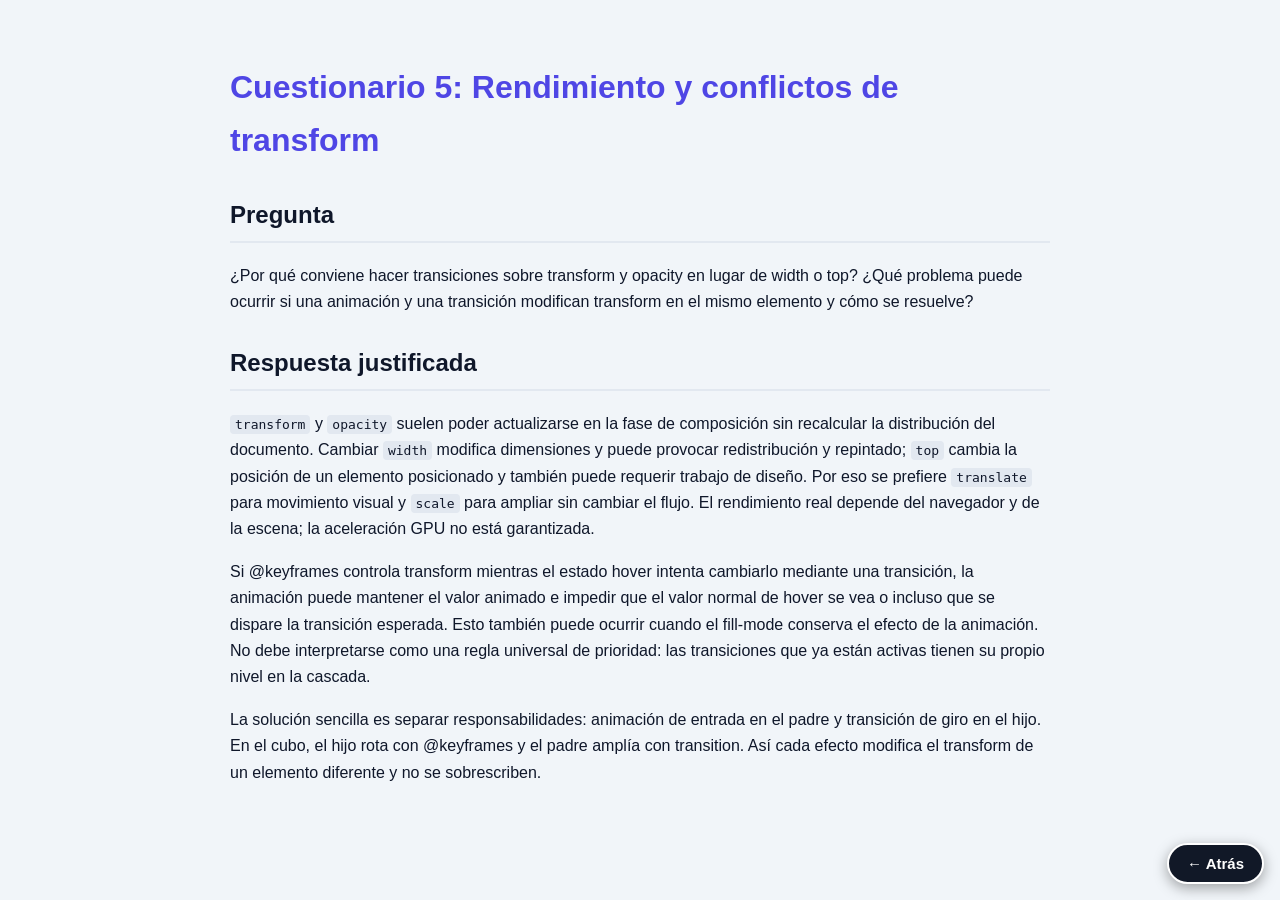
<file: Sesion_10_Ejercicios_Resueltos/Ejercicio_12_Cuestionario_05/index.html>
<!DOCTYPE html>
<html lang="es"><head><meta charset="UTF-8"><meta name="viewport" content="width=device-width, initial-scale=1.0">
<title>Cuestionario 5: Rendimiento y conflictos de transform</title>
<style>body{margin:0;background:#f1f5f9;color:#0f172a;font-family:Arial,sans-serif;line-height:1.65}
main{max-width:820px;margin:0 auto;padding:40px 20px 90px}
h1{color:#4f46e5}h2{margin-top:28px;border-bottom:2px solid #e2e8f0;padding-bottom:6px}
code{background:#e2e8f0;padding:2px 5px;border-radius:4px}pre{background:#0f172a;color:#e2e8f0;padding:16px;border-radius:10px;overflow:auto}pre code{background:none;padding:0}</style>
<style id="btn-atras-css">
.btn-atras{position:fixed;right:16px;bottom:16px;z-index:99999;display:inline-flex;align-items:center;gap:8px;padding:10px 18px;background:#111827;color:#fff;font:700 15px Arial,sans-serif;text-decoration:none;border-radius:999px;box-shadow:0 4px 14px rgba(0,0,0,.35);border:2px solid #fff;transition:transform .2s ease,background .2s ease}
.btn-atras:hover,.btn-atras:focus-visible{background:#4f46e5;transform:translateX(3px)}
</style></head><body><main><h1>Cuestionario 5: Rendimiento y conflictos de transform</h1>
<h2>Pregunta</h2>
<p>¿Por qué conviene hacer transiciones sobre transform y opacity en lugar de width o top? ¿Qué problema puede ocurrir si una animación y una transición modifican transform en el mismo elemento y cómo se resuelve?</p>
<h2>Respuesta justificada</h2>
<p><code>transform</code> y <code>opacity</code> suelen poder actualizarse en la fase de composición sin recalcular la distribución del documento. Cambiar <code>width</code> modifica dimensiones y puede provocar redistribución y repintado; <code>top</code> cambia la posición de un elemento posicionado y también puede requerir trabajo de diseño. Por eso se prefiere <code>translate</code> para movimiento visual y <code>scale</code> para ampliar sin cambiar el flujo. El rendimiento real depende del navegador y de la escena; la aceleración GPU no está garantizada.</p>
<p>Si @keyframes controla transform mientras el estado hover intenta cambiarlo mediante una transición, la animación puede mantener el valor animado e impedir que el valor normal de hover se vea o incluso que se dispare la transición esperada. Esto también puede ocurrir cuando el fill-mode conserva el efecto de la animación. No debe interpretarse como una regla universal de prioridad: las transiciones que ya están activas tienen su propio nivel en la cascada.</p>
<p>La solución sencilla es separar responsabilidades: animación de entrada en el padre y transición de giro en el hijo. En el cubo, el hijo rota con @keyframes y el padre amplía con transition. Así cada efecto modifica el transform de un elemento diferente y no se sobrescriben.</p></main><a class="btn-atras" href="../../index.html">&#8592; Atrás</a></body></html>
</file>
<file: Sesion_10_Ejercicios_Resueltos/Ejercicio_01_Resuelto_Transiciones/styles.css>
* { box-sizing: border-box; }
body { margin: 0; font-family: Arial, sans-serif; }
:focus-visible { outline: 3px solid #eab308; outline-offset: 5px; }
body { padding: 40px 16px; background: #f1f5f9; text-align: center; }
.boton { padding: 14px 32px; font-size: 1.1rem; color: #fff; background: #2563eb; border: none; border-radius: 8px; cursor: pointer; transition: background-color .3s ease, transform .3s ease; }
.boton:hover, .boton:focus-visible { background: #1e40af; transform: translateY(-3px); }
.boton:active { transform: translateY(0) scale(.97); }
.galeria { max-width: 900px; margin: 50px auto 0; display: grid; grid-template-columns: repeat(auto-fit,minmax(min(240px,100%),1fr)); gap: 24px; }
.tarjeta { background: #fff; padding: 24px; border-radius: 12px; box-shadow: 0 2px 6px rgba(0,0,0,.1); transition: transform .3s ease, box-shadow .3s ease; }
.tarjeta:hover, .tarjeta:focus-visible { transform: translateY(-8px); box-shadow: 0 14px 28px rgba(0,0,0,.2); }

/* Cambios inmediatos para quienes prefieren reducir el movimiento. */
@media (prefers-reduced-motion: reduce) {
  *, *::before, *::after { animation: none !important; transition-duration: 0s !important; transition-delay: 0s !important; }
}
</file>
<file: Sesion_10_Ejercicios_Resueltos/Ejercicio_02_Resuelto_Transformaciones_2D/styles.css>
* { box-sizing: border-box; }
body { margin: 0; font-family: Arial, sans-serif; }
:focus-visible { outline: 3px solid #eab308; outline-offset: 5px; }
body { padding: 50px 24px; background: #0f172a; display: flex; flex-direction: column; align-items: center; gap: 60px; }
.fila { display: flex; flex-wrap: wrap; justify-content: center; gap: 40px; max-width: 100%; }
.caja { width: 110px; height: 110px; display: grid; place-items: center; color: #fff; font-weight: bold; background: #38bdf8; border-radius: 10px; transition: transform .4s ease; }
.escala:hover,.escala:focus-visible { transform: scale(1.3); }
.rota:hover,.rota:focus-visible { transform: rotate(45deg); }
.mueve:hover,.mueve:focus-visible { transform: translate(20px,-20px); }
.inclina:hover,.inclina:focus-visible { transform: skew(15deg,5deg); }
.reloj { position: relative; width: 180px; height: 180px; border: 6px solid #e2e8f0; border-radius: 50%; }
.aguja { position: absolute; left: 50%; bottom: 50%; width: 4px; height: 70px; margin-left: -2px; background: #f43f5e; transform-origin: bottom center; transition: transform 1s cubic-bezier(.4,2,.6,1); }
.reloj:hover .aguja,.reloj:focus-visible .aguja { transform: rotate(150deg); }

/* Cambios inmediatos para quienes prefieren reducir el movimiento. */
@media (prefers-reduced-motion: reduce) {
  *, *::before, *::after { animation: none !important; transition-duration: 0s !important; transition-delay: 0s !important; }
}
</file>
<file: Sesion_10_Ejercicios_Resueltos/Ejercicio_03_Resuelto_Flip_Card/styles.css>
* { box-sizing: border-box; }
body { margin: 0; font-family: Arial, sans-serif; }
:focus-visible { outline: 3px solid #eab308; outline-offset: 5px; }
body { min-height: 100vh; padding: 24px; display: grid; place-items: center; background: #111827; }
/* El padre hace la entrada; el hijo controla el giro, sin disputar transform. */
.escena { width: min(280px,100%); height: 360px; perspective: 900px; animation: entrada .9s ease-out both; }
@keyframes entrada { from { opacity: 0; transform: translateY(60px); } to { opacity: 1; transform: translateY(0); } }
.tarjeta { position: relative; width: 100%; height: 100%; transform-style: preserve-3d; transition: transform .8s ease; }
.escena:hover .tarjeta,.escena:focus-visible .tarjeta { transform: rotateY(180deg); }
.cara { position: absolute; inset: 0; display: flex; flex-direction: column; justify-content: center; align-items: center; padding: 24px; text-align: center; color: #fff; border-radius: 16px; backface-visibility: hidden; }
.frente { background: linear-gradient(135deg,#2563eb,#7c3aed); }
.reverso { background: linear-gradient(135deg,#059669,#0891b2); transform: rotateY(180deg); }

/* Cambios inmediatos para quienes prefieren reducir el movimiento. */
@media (prefers-reduced-motion: reduce) {
  *, *::before, *::after { animation: none !important; transition-duration: 0s !important; transition-delay: 0s !important; }
}
</file>
<file: Sesion_10_Ejercicios_Resueltos/Ejercicio_04_Propuesto_Menu_Lateral/styles.css>
* { box-sizing: border-box; }
body { margin: 0; font-family: Arial, sans-serif; }
:focus-visible { outline: 3px solid #eab308; outline-offset: 5px; }
body { background: #f1f5f9; color: #0f172a; }
header { display: flex; align-items: center; gap: 20px; padding: 20px; background: #0f172a; color: #fff; }
button { border: none; border-radius: 8px; padding: 12px 20px; background: #2563eb; color: #fff; font: inherit; cursor: pointer; }
button:hover { background: #1e40af; }
.lateral { position: fixed; z-index: 10; inset: 0 auto 0 0; width: min(290px,85vw); background: #172554; color: #fff; padding: 24px; box-shadow: 12px 0 30px rgba(0,0,0,.2); display: flex; flex-direction: column; gap: 16px; transform: translateX(-100%); visibility: hidden;
  /* visibility se oculta al terminar la salida; transform tarda exactamente .4 s. */
  transition: transform .4s ease, visibility 0s .4s;
}
.lateral.abierto { transform: translateX(0); visibility: visible; transition-delay: 0s; }
.lateral a { display: block; padding: 14px; color: #e2e8f0; text-decoration: none; border-radius: 8px; transition: background-color .25s ease, color .25s ease, transform .25s ease; }
.lateral a:hover,.lateral a:focus-visible { background: #1d4ed8; color: #fff; transform: translateX(6px); }
main { max-width: 900px; margin: 32px auto; padding: 0 20px; }
section { padding: 28px; background: #fff; border-radius: 12px; margin-bottom: 24px; } p { line-height: 1.6; }

/* Cambios inmediatos para quienes prefieren reducir el movimiento. */
@media (prefers-reduced-motion: reduce) {
  *, *::before, *::after { animation: none !important; transition-duration: 0s !important; transition-delay: 0s !important; }
}
</file>
<file: Sesion_10_Ejercicios_Resueltos/Ejercicio_05_Propuesto_Hamburguesa/styles.css>
* { box-sizing: border-box; }
body { margin: 0; font-family: Arial, sans-serif; }
:focus-visible { outline: 3px solid #eab308; outline-offset: 5px; }
body { min-height: 100vh; padding: 24px; display: grid; place-items: center; background: #0f172a; color: #fff; text-align: center; }
h1 { font-size: clamp(1.6rem,5vw,2.4rem); } p { line-height: 1.6; color: #cbd5e1; }
.hamburguesa { position: relative; display: block; margin: 32px auto; width: 84px; height: 84px; border: 1px solid #475569; border-radius: 20px; background: #1e293b; cursor: pointer; }
.hamburguesa span { position: absolute; left: 20px; top: 39px; width: 42px; height: 4px; border-radius: 4px; background: #67e8f9; transform-origin: center center; transition: transform .3s ease, opacity .2s ease; }
.hamburguesa span:nth-child(1) { transform: translateY(-12px); }
.hamburguesa span:nth-child(3) { transform: translateY(12px); }
/* Cada línea llega al centro; las externas giran alrededor de su centro. */
.hamburguesa[aria-pressed="true"] span:nth-child(1) { transform: translateY(0) rotate(45deg); }
.hamburguesa[aria-pressed="true"] span:nth-child(2) { opacity: 0; }
.hamburguesa[aria-pressed="true"] span:nth-child(3) { transform: translateY(0) rotate(-45deg); }

/* Cambios inmediatos para quienes prefieren reducir el movimiento. */
@media (prefers-reduced-motion: reduce) {
  *, *::before, *::after { animation: none !important; transition-duration: 0s !important; transition-delay: 0s !important; }
}
</file>
<file: Sesion_10_Ejercicios_Resueltos/Ejercicio_06_Propuesto_Galeria_Zoom/styles.css>
* { box-sizing: border-box; }
body { margin: 0; font-family: Arial, sans-serif; }
:focus-visible { outline: 3px solid #eab308; outline-offset: 5px; }
body { padding: 40px 24px; background: #f1f5f9; color: #0f172a; }
main { max-width: 1100px; margin: 0 auto; } header { margin-bottom: 32px; } header p { line-height: 1.6; color: #475569; }
.galeria { display: grid; grid-template-columns: repeat(auto-fit,minmax(min(280px,100%),1fr)); gap: 24px; }
/* Entrada en el padre; zoom y descripción en hijos para separar transform. */
.entrada { margin: 0; animation: entrada .7s ease-out both; }
.entrada:nth-child(1) { animation-delay: 0s; }
.entrada:nth-child(2) { animation-delay: .12s; }
.entrada:nth-child(3) { animation-delay: .24s; }
.entrada:nth-child(4) { animation-delay: .36s; }
.entrada:nth-child(5) { animation-delay: .48s; }
.entrada:nth-child(6) { animation-delay: .6s; }
@keyframes entrada { from { opacity: 0; transform: translateY(32px); } to { opacity: 1; transform: translateY(0); } }
.marco { position: relative; overflow: hidden; border-radius: 16px; aspect-ratio: 640 / 420; background: #0f172a; }
img { display: block; width: 100%; height: 100%; object-fit: cover; transition: transform .4s ease; }
figcaption { position: absolute; inset: auto 0 0; padding: 32px 20px 20px; background: linear-gradient(transparent,rgba(15,23,42,.95)); color: #fff; opacity: 0; transform: translateY(24px); transition: opacity .3s ease, transform .3s ease; }
figcaption h2 { margin: 0 0 8px; font-size: 1.25rem; } figcaption p { margin: 0; line-height: 1.5; }
.entrada:hover img,.entrada:focus-visible img { transform: scale(1.1); }
.entrada:hover figcaption,.entrada:focus-visible figcaption { opacity: 1; transform: translateY(0); }
/* En dispositivos sin hover, las descripciones quedan visibles. */
@media (hover: none) { figcaption { opacity: 1; transform: none; } }

/* Cambios inmediatos para quienes prefieren reducir el movimiento. */
@media (prefers-reduced-motion: reduce) {
  *, *::before, *::after { animation: none !important; transition-duration: 0s !important; transition-delay: 0s !important; }
}
</file>
<file: Sesion_10_Ejercicios_Resueltos/Ejercicio_07_Propuesto_Cubo_3D/styles.css>
* { box-sizing: border-box; }
body { margin: 0; font-family: Arial, sans-serif; }
:focus-visible { outline: 3px solid #eab308; outline-offset: 5px; }
body { min-height: 100vh; padding: 24px; display: grid; place-items: center; background: #0f172a; color: #fff; text-align: center; }
h1 { margin-top: 0; } p { line-height: 1.6; max-width: 520px; }
.escena { width: 300px; max-width: 100%; height: 320px; margin: 30px auto 0; display: grid; place-items: center; perspective: 900px; }
/* La escala va en un padre separado de la rotación animada. */
.zoom { width: 160px; height: 160px; transform-style: preserve-3d; transition: transform .35s ease; }
.cubo { position: relative; width: 100%; height: 100%; transform-style: preserve-3d; transform: rotateX(-20deg) rotateY(-30deg); animation: girar 12s linear infinite; }
.cara { position: absolute; inset: 0; display: grid; place-items: center; border: 2px solid rgba(255,255,255,.75); font-weight: bold; font-size: 1.1rem; backface-visibility: hidden; }
/* 160 px de lado: cada cara se separa 80 px del centro. */
.frente { background: #2563eb; transform: translateZ(80px); }
.atras { background: #7c3aed; transform: rotateY(180deg) translateZ(80px); }
.derecha { background: #0891b2; transform: rotateY(90deg) translateZ(80px); }
.izquierda { background: #be123c; transform: rotateY(-90deg) translateZ(80px); }
.arriba { background: #047857; transform: rotateX(90deg) translateZ(80px); }
.abajo { background: #a16207; transform: rotateX(-90deg) translateZ(80px); }
@keyframes girar { from { transform: rotateX(-20deg) rotateY(-30deg); } to { transform: rotateX(340deg) rotateY(330deg); } }
.escena:hover .cubo,.escena:focus-visible .cubo { animation-play-state: paused; }
.escena:hover .zoom,.escena:focus-visible .zoom { transform: scale(1.15); }

/* Cambios inmediatos para quienes prefieren reducir el movimiento. */
@media (prefers-reduced-motion: reduce) {
  *, *::before, *::after { animation: none !important; transition-duration: 0s !important; transition-delay: 0s !important; }
}
</file>
